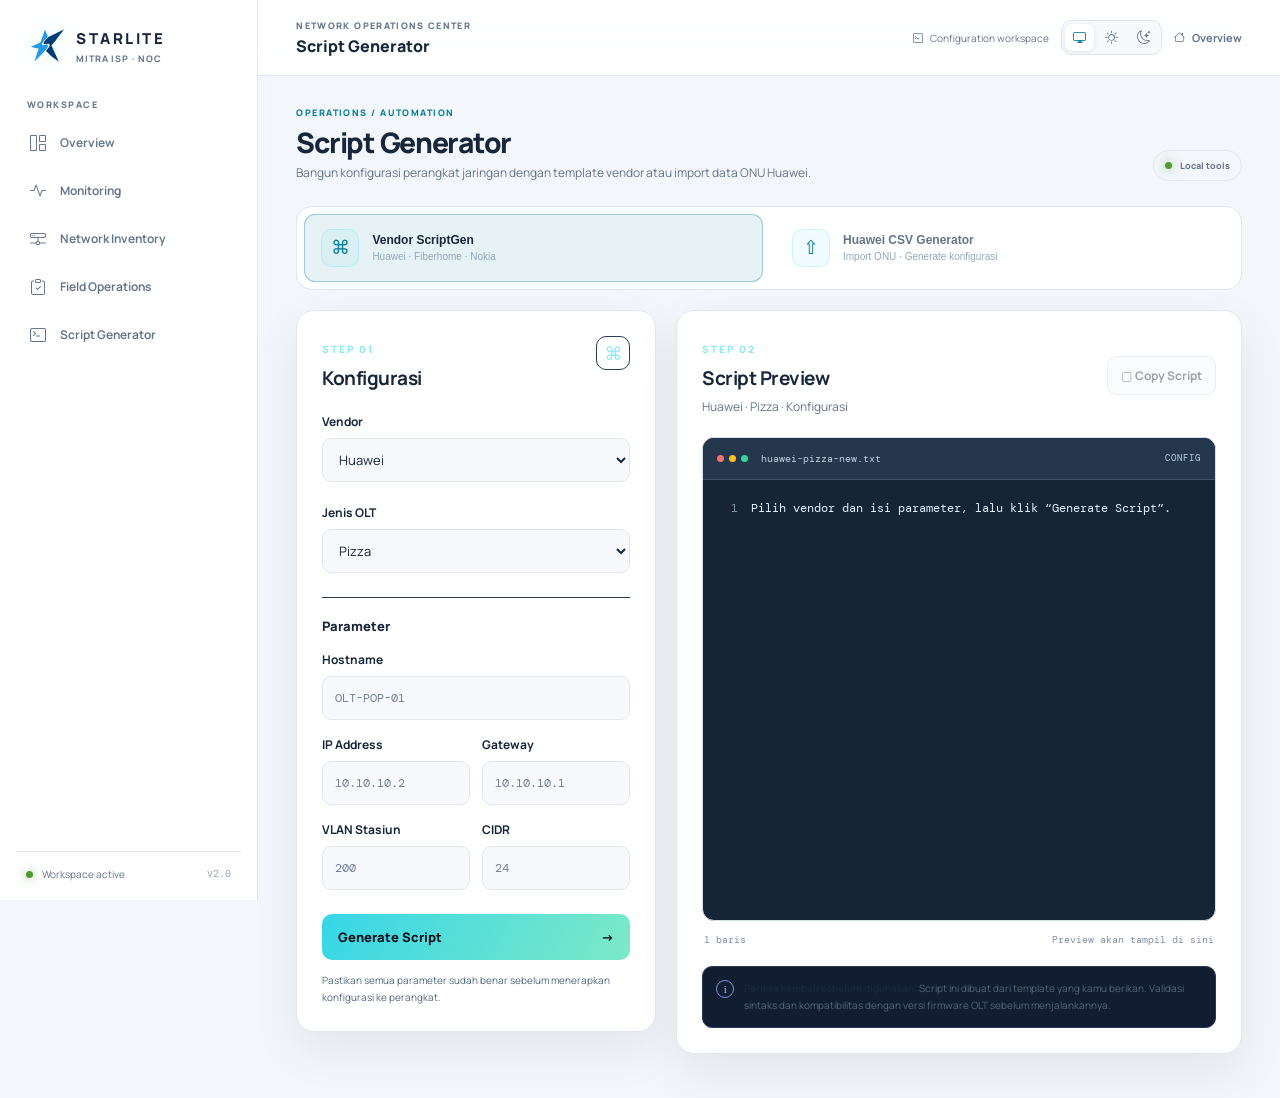
<file: scriptgen/index.html>
<!doctype html>
<html lang="id">
<head>
  <meta charset="utf-8">
  <meta name="viewport" content="width=device-width, initial-scale=1">
  <title>OLT Script Generator</title>
  <link rel="stylesheet" href="/scriptgen/style.css">
  <link rel="stylesheet" href="/css/app-shell.css">
  <link rel="stylesheet" href="https://cdn.jsdelivr.net/npm/bootstrap-icons@1.11.3/font/bootstrap-icons.min.css">
</head>
<body>
  <div class="starlite-app scriptgen-app" data-page="scriptgen">
    <aside class="app-sidebar" id="appSidebar">
      <a class="sidebar-brand" href="/" aria-label="Starlite Overview">
        <img src="/assets/starlite-mark.svg" alt="">
        <span class="brand-copy"><strong>STARLITE</strong><small>MITRA ISP · NOC</small></span>
      </a>
      <button class="sidebar-collapse" type="button" data-sidebar-toggle aria-label="Collapse sidebar" title="Collapse sidebar"><i class="bi bi-layout-sidebar-inset"></i></button>
      <div class="sidebar-caption">WORKSPACE</div>
      <nav class="sidebar-nav" aria-label="Navigasi utama">
        <a class="sidebar-link" href="/" data-nav="overview"><i class="bi bi-grid-1x2"></i><span>Overview</span></a>
        <a class="sidebar-link" href="/monitoring/" data-nav="monitoring"><i class="bi bi-activity"></i><span>Monitoring</span></a>
        <a class="sidebar-link" href="/inventory/" data-nav="inventory"><i class="bi bi-hdd-network"></i><span>Network Inventory</span></a>
        <a class="sidebar-link" href="/operations/" data-nav="operations"><i class="bi bi-clipboard-check"></i><span>Field Operations</span></a>
        <a class="sidebar-link active" href="/scriptgen/" data-nav="scriptgen" aria-current="page"><i class="bi bi-terminal"></i><span>Script Generator</span></a>
      </nav>
      <div class="sidebar-bottom"><span class="system-pulse"></span><span class="sidebar-status">Workspace active</span><span class="sidebar-version">v2.0</span></div>
    </aside>
    <div class="sidebar-backdrop" data-sidebar-close></div>
    <div class="app-main">
      <header class="app-topbar">
        <div class="topbar-leading">
          <button class="mobile-menu-toggle" type="button" data-mobile-menu aria-label="Open navigation"><i class="bi bi-list"></i></button>
          <div><div class="topbar-kicker">NETWORK OPERATIONS CENTER</div><div class="topbar-title">Script Generator</div></div>
        </div>
        <div class="topbar-actions">
          <span class="topbar-date-label"><i class="bi bi-terminal"></i> Configuration workspace</span>
          <div class="theme-control" role="group" aria-label="Theme preference">
            <button type="button" data-theme-choice="system" aria-label="Use system theme" title="System"><i class="bi bi-display"></i></button>
            <button type="button" data-theme-choice="light" aria-label="Use light theme" title="Light"><i class="bi bi-sun"></i></button>
            <button type="button" data-theme-choice="dark" aria-label="Use dark theme" title="Dark"><i class="bi bi-moon-stars"></i></button>
          </div>
          <a class="topbar-home-link" href="/"><i class="bi bi-house"></i><span>Overview</span></a>
        </div>
      </header>
      <main class="app-content scriptgen-content">
        <div class="page-intro"><div><div class="page-eyebrow">OPERATIONS / AUTOMATION</div><h1>Script Generator</h1><p>Bangun konfigurasi perangkat jaringan dengan template vendor atau import data ONU Huawei.</p></div><span class="page-live"><i></i> Local tools</span></div>
      <section class="tool-switcher" aria-label="Pilih jenis generator">
        <button class="tool-tab active" type="button" data-tool="vendor-tool" aria-selected="true">
          <span class="tool-tab-icon">⌘</span><span><strong>Vendor ScriptGen</strong><small>Huawei · Fiberhome · Nokia</small></span>
        </button>
        <button class="tool-tab" type="button" data-tool="csv-tool" aria-selected="false">
          <span class="tool-tab-icon">⇧</span><span><strong>Huawei CSV Generator</strong><small>Import ONU · Generate konfigurasi</small></span>
        </button>
      </section>

      <section id="vendor-tool" class="tool-panel active">
      <section class="workspace">
        <aside class="panel config-panel">
          <div class="panel-heading">
            <div>
              <span class="step-label">STEP 01</span>
              <h2>Konfigurasi</h2>
            </div>
            <span class="heading-icon">⌘</span>
          </div>

          <label class="field-label" for="vendor">Vendor</label>
          <select id="vendor">
            <option value="huawei">Huawei</option>
            <option value="fiberhome">Fiberhome</option>
            <option value="nokia">Nokia</option>
          </select>

          <label class="field-label" for="model">Jenis OLT</label>
          <select id="model">
            <option value="pizza">Pizza</option>
            <option value="chassis">Chassis — Coming Soon</option>
          </select>

          <div id="mode-wrap">
            <label class="field-label" for="mode">Jenis konfigurasi</label>
            <select id="mode">
              <option value="new">Konfigurasi baru</option>
              <option value="change-ip">Ganti IP</option>
            </select>
          </div>

          <div class="section-rule"></div>
          <div class="section-title">Parameter</div>
          <div id="fields" class="fields"></div>

          <div id="notice" class="notice" role="status"></div>
          <button id="generate" class="primary-button" type="button">
            <span>Generate Script</span><span aria-hidden="true">→</span>
          </button>
          <p class="panel-footnote">Pastikan semua parameter sudah benar sebelum menerapkan konfigurasi ke perangkat.</p>
        </aside>

        <section class="panel preview-panel">
          <div class="preview-heading">
            <div>
              <span class="step-label">STEP 02</span>
              <h2>Script Preview</h2>
              <p id="preview-description">Huawei · Pizza</p>
            </div>
            <button id="copy" class="secondary-button" type="button" disabled>
              <span aria-hidden="true">▢</span> Copy Script
            </button>
          </div>

          <div class="terminal">
            <div class="terminal-bar">
              <div class="window-dots"><i></i><i></i><i></i></div>
              <span id="terminal-title">olt-config.txt</span>
              <span class="terminal-language">CONFIG</span>
            </div>
            <div class="code-wrap">
              <div id="line-numbers" class="line-numbers" aria-hidden="true">1</div>
              <pre id="output" aria-live="polite">Pilih vendor dan isi parameter, lalu klik “Generate Script”.</pre>
            </div>
          </div>
          <div class="preview-footer">
            <span id="line-count">0 baris</span>
            <span id="copy-status" aria-live="polite">Preview akan tampil di sini</span>
          </div>
          <div class="tip"><span class="tip-icon">i</span><p><strong>Periksa kembali sebelum digunakan.</strong> Script ini dibuat dari template yang kamu berikan. Validasi sintaks dan kompatibilitas dengan versi firmware OLT sebelum menjalankannya.</p></div>
        </section>
      </section>
      </section>

      <section id="csv-tool" class="tool-panel" hidden>
        <section class="csv-workspace">
          <div class="panel config-panel csv-config">
            <div class="panel-heading">
              <div><span class="step-label">HUAWEI / CSV IMPORT</span><h2>ONU Configuration Builder</h2></div>
              <span class="heading-icon">⇧</span>
            </div>
            <p class="csv-description">Upload CSV migrasi pelanggan untuk membaca data ONU dan membangun script konfigurasi per blok: ONT ADD, SERVICE, WAN, lalu SERVICE-PORT.</p>
            <form id="generatorForm" class="csv-form">
              <label class="field-label" for="hostname">Hostname / Nama File</label>
              <input type="text" id="hostname" required placeholder="Contoh: OLT-KOTA-A">
              <label class="field-label" for="oltAsal">Jenis OLT Asal</label>
              <select id="oltAsal">
                <option value="pizza">Pizza</option>
                <option value="chassis">Chasis</option>
              </select>
              <div id="slotTujuanWrap">
                <label class="field-label" for="slotTujuan">Card Tujuan (Slot)</label>
                <input type="text" id="slotTujuan" placeholder="Contoh: 1" inputmode="numeric">
                <small class="csv-hint">Wajib diisi untuk OLT Pizza. Untuk Chasis, card dibaca dari kolom Card CSV.</small>
              </div>
              <label class="field-label" for="vlanStasiun">VLAN PPPoE / VLAN Stasiun</label>
              <input type="text" id="vlanStasiun" required placeholder="Contoh: 1360" inputmode="numeric">
              <label class="field-label" for="enableVlanTranslation">VLAN Translation</label>
              <label class="csv-toggle" for="enableVlanTranslation">
                <input type="checkbox" id="enableVlanTranslation">
                <span>Aktifkan translasi VLAN INET ke VLAN Stasiun</span>
              </label>
              <small class="csv-hint">Jika aktif, generator otomatis mendeteksi VLAN INET dan PON dari CSV. Hanya port dengan VLAN INET berbeda dari VLAN Stasiun yang dibuatkan perintah service-port modify-vlan.</small>
              <label class="field-label" for="csvFile">File CSV Migrasi Pelanggan</label>
              <input type="file" id="csvFile" accept=".csv,text/csv" required>
              <small class="csv-hint">Format CSV: User PPOE, Password PPOE, Card, PON, SN, VLAN INET, VLAN TR, dan ONT Description. VLAN PPPoE diisi pada parameter VLAN Stasiun. Untuk Pizza, card tujuan diisi manual; untuk Chasis, card diambil dari CSV. PON dikonversi menjadi port (PON 1 → port 0), ONU ID dibuat otomatis mulai 0 pada setiap PON.</small>
              <button type="button" id="previewBtn" class="primary-button"><span>Analisis File & Preview</span><span>→</span></button>
            </form>
            <div id="csvNotice" class="notice" role="alert"></div>
          </div>

          <div class="panel preview-panel csv-preview">
            <div class="preview-heading">
              <div><span class="step-label">STEP 02</span><h2>ONU Summary</h2><p>Validasi hasil parsing sebelum generate script.</p></div>
              <span class="csv-status"><i></i> CSV PARSER</span>
            </div>
            <div id="summaryBox" class="csv-summary" hidden>
              <div class="summary-topline"><span>HASIL ANALISIS</span><span id="csvFileName">CSV IMPORT</span></div>
              <div id="summaryText" class="summary-metrics"></div>
              <button type="button" id="generateBtn" class="primary-button"><span>Generate & Download Script</span><span>↓</span></button>
            </div>
            <div id="csvEmptyState" class="csv-empty">
              <span class="empty-icon">⇧</span><strong>Belum ada data ONU</strong>
              <p>Lengkapi parameter dan upload CSV Huawei, kemudian jalankan analisis untuk melihat ringkasan ONU.</p>
            </div>
            <div class="tip"><span class="tip-icon">i</span><p><strong>Catatan operasional.</strong> Periksa kembali slot, VLAN, SN, dan alias ONU. Validasi hasil script serta kompatibilitas firmware sebelum diterapkan ke OLT produksi.</p></div>
          </div>
        </section>
      </section>
      </main>
    </div>
  </div>
  <script src="/scriptgen/script.js"></script>
  <script src="/scriptgen/hwi-generator.js"></script>
  <script>
// ScriptGen tool switcher
document.querySelectorAll(".tool-tab").forEach((tab) => {
  tab.addEventListener("click", () => {
    const target = tab.dataset.tool;
    document.querySelectorAll(".tool-tab").forEach((item) => {
      const active = item === tab;
      item.classList.toggle("active", active);
      item.setAttribute("aria-selected", String(active));
    });
    document.querySelectorAll(".tool-panel").forEach((panel) => {
      const active = panel.id === target;
      panel.classList.toggle("active", active);
      panel.hidden = !active;
    });
  });
});
</script>
  <script src="/js/app-shell.js"></script>
</body>
</html>
</file>
<file: scriptgen/style.css>
@import url('https://fonts.googleapis.com/css2?family=DM+Mono:wght@400;500&family=Manrope:wght@400;500;600;700;800&display=swap');

:root {
  color-scheme: dark;
  --bg: #08111f;
  --panel: #101d2e;
  --panel-2: #14243a;
  --border: #29415a;
  --muted: #91a7bd;
  --text: #e8f2ff;
  --accent: #36d6e7;
  --accent-2: #8cebf0;
  --green: #b6f36a;
  --danger: #fca5a5;
}
* { box-sizing: border-box; }
body {
  margin: 0; background: radial-gradient(ellipse at 12% 0%, rgba(31,120,160,.20), transparent 34rem), radial-gradient(ellipse at 92% 8%, rgba(78,111,205,.16), transparent 30rem), var(--bg);
  color: var(--text); font-family: Manrope, system-ui, sans-serif; min-height: 100vh;
}
.app-shell { max-width: 1440px; margin: 0 auto; padding: 0 34px; }
.topbar { height: 82px; display: flex; align-items: center; justify-content: space-between; border-bottom: 1px solid rgba(148,163,184,.16); }
.brand { display: flex; gap: 12px; align-items: center; text-decoration: none; color: inherit; }
.brand-mark { display: grid; place-items: center; width: 42px; height: 42px; border-radius: 12px; background: linear-gradient(135deg, #36d6e7, #83f0d0); color: #06131e; font-weight: 800; font-size: 13px; letter-spacing: -.5px; }
.brand strong, .brand small { display: block; }
.main-nav { display: flex; align-items: center; gap: 7px; margin-left: auto; margin-right: 22px; }
.nav-link { display: inline-flex; align-items: center; gap: 8px; color: #aab6cd; text-decoration: none; padding: 10px 13px; border: 1px solid transparent; border-radius: 9px; font-size: 12px; font-weight: 700; transition: color .15s, background .15s, border-color .15s; }
.nav-link:hover { color: var(--text); background: #17213a; border-color: #2b3854; }
.nav-link.active { color: #dce5ff; background: rgba(54,214,231,.12); border-color: rgba(54,214,231,.35); }
.nav-link span { font-size: 15px; }
.brand strong { font-size: 14px; letter-spacing: -.2px; }
.brand small { color: var(--muted); font-size: 11px; margin-top: 3px; }
.topbar-tag { color: #cbd5e1; font-size: 11px; border: 1px solid var(--border); border-radius: 999px; padding: 8px 11px; display: flex; align-items: center; gap: 8px; }
.status-dot { width: 7px; height: 7px; border-radius: 50%; background: var(--green); box-shadow: 0 0 10px #6ee7b755; }
.intro { padding: 48px 0 32px; max-width: 760px; }
.eyebrow, .step-label { color: var(--accent-2); font-size: 10px; letter-spacing: 1.8px; font-weight: 800; }
h1 { font-size: clamp(30px, 4vw, 46px); letter-spacing: -1.8px; line-height: 1.12; margin: 13px 0 12px; }
.intro p { max-width: 660px; color: #aab6cd; line-height: 1.8; font-size: 14px; margin: 0; }
.workspace { display: grid; grid-template-columns: minmax(280px, 360px) minmax(0, 1fr); gap: 20px; align-items: start; }
.panel { border: 1px solid var(--border); background: rgba(17,24,43,.92); border-radius: 18px; overflow: hidden; box-shadow: 0 18px 50px #00000012; }
.config-panel { padding: 25px; }
.panel-heading, .preview-heading { display: flex; justify-content: space-between; align-items: flex-start; gap: 16px; }
.panel h2 { margin: 7px 0 0; font-size: 19px; letter-spacing: -.5px; }
.heading-icon { width: 34px; height: 34px; display: grid; place-items: center; border: 1px solid var(--border); border-radius: 10px; color: var(--accent-2); font-size: 18px; }
.field-label { display: block; margin: 22px 0 8px; color: #c8d2e5; font-size: 12px; font-weight: 700; }
select, input { width: 100%; min-height: 44px; border-radius: 9px; border: 1px solid #34415d; background: #0c1324; color: var(--text); padding: 0 12px; font: inherit; font-size: 13px; outline: none; }
select:focus, input:focus { border-color: var(--accent); box-shadow: 0 0 0 3px #7c9cff20; }
select option { background: #11182b; }
.section-rule { height: 1px; background: var(--border); margin: 24px 0 19px; }
.section-title { color: #e4eaff; font-size: 13px; font-weight: 800; }
.fields { display: grid; grid-template-columns: 1fr 1fr; column-gap: 12px; }
.fields .field { min-width: 0; }
.fields .field.full { grid-column: 1 / -1; }
.fields .field-label { margin-top: 16px; }
.fields input { font-family: 'DM Mono', monospace; font-size: 12px; }
.primary-button { margin-top: 24px; display: flex; justify-content: space-between; align-items: center; width: 100%; border: 0; border-radius: 10px; padding: 14px 16px; color: #06131e; background: linear-gradient(120deg, #36d6e7, #7de9c7); font: inherit; font-size: 13px; font-weight: 800; cursor: pointer; transition: transform .15s, filter .15s; }
.primary-button:hover { filter: brightness(1.07); transform: translateY(-1px); }
.primary-button:active { transform: translateY(0); }
.panel-footnote { font-size: 10px; color: #8190aa; line-height: 1.7; margin: 12px 0 0; }
.notice { margin-top: 12px; color: var(--danger); font-size: 11px; line-height: 1.5; }
.notice:empty { display: none; }
.preview-panel { padding: 25px; min-width: 0; }
.preview-heading { align-items: center; margin-bottom: 22px; }
.preview-heading p { color: var(--muted); font-size: 12px; margin: 7px 0 0; }
.secondary-button { flex: 0 0 auto; border: 1px solid #3a4867; border-radius: 9px; padding: 10px 13px; background: #17213a; color: #e6ecff; font: inherit; font-size: 12px; font-weight: 700; cursor: pointer; }
.secondary-button:hover:not(:disabled) { border-color: var(--accent); background: #202d4c; }
.secondary-button:disabled { opacity: .42; cursor: not-allowed; }
.terminal { background: #080d18; border: 1px solid #263149; border-radius: 12px; overflow: hidden; }
.terminal-bar { height: 42px; padding: 0 14px; display: flex; align-items: center; gap: 13px; border-bottom: 1px solid #1c263a; color: #8391aa; font-size: 10px; font-family: 'DM Mono', monospace; }
.window-dots { display: flex; gap: 5px; }
.window-dots i { display: block; width: 7px; height: 7px; border-radius: 50%; background: #f87171; }
.window-dots i:nth-child(2) { background: #fbbf24; }
.window-dots i:nth-child(3) { background: #34d399; }
.terminal-language { margin-left: auto; color: #8198d9; font-size: 9px; letter-spacing: 1px; }
.code-wrap { display: flex; max-height: 670px; min-height: 440px; overflow: auto; padding: 18px 0 22px; }
.line-numbers { flex: 0 0 48px; padding: 0 13px 0 0; text-align: right; white-space: pre; color: #46536d; font: 12px/1.8 'DM Mono', monospace; user-select: none; }
pre { margin: 0; padding: 0 22px 0 0; min-width: max-content; color: #d5e1f8; font: 12px/1.8 'DM Mono', Consolas, monospace; white-space: pre; tab-size: 4; }
.preview-footer { display: flex; justify-content: space-between; gap: 12px; color: #8290a9; font: 10px 'DM Mono', monospace; padding: 12px 2px 0; }
.tip { display: flex; align-items: flex-start; gap: 10px; padding: 13px; border: 1px solid #2b3854; border-radius: 10px; margin-top: 20px; background: #131d32; }
.tip-icon { flex: 0 0 18px; width: 18px; height: 18px; border: 1px solid #7e96d8; color: #a7bbff; border-radius: 50%; display: grid; place-items: center; font: 11px Georgia, serif; }
.tip p { margin: 0; color: #9eacc4; font-size: 10px; line-height: 1.7; }
.tip strong { color: #dce5ff; }
footer { display: flex; justify-content: center; gap: 8px; padding: 30px 0 24px; color: #71809b; font-size: 10px; }
footer span { color: #52668f; }
@media (max-width: 900px) {
  .app-shell { padding: 0 20px; }
  .workspace { grid-template-columns: 1fr; }
  .config-panel { order: 1; }
  .preview-panel { order: 2; }
  .code-wrap { min-height: 360px; max-height: 560px; }
}
@media (max-width: 520px) {
  .app-shell { padding: 0 13px; }
  .topbar { height: auto; min-height: 70px; flex-wrap: wrap; gap: 10px; padding: 12px 0; }
  .main-nav { order: 3; width: 100%; margin: 0; }
  .nav-link { flex: 1; justify-content: center; padding: 10px 8px; }
  .topbar-tag { font-size: 10px; }
  .intro { padding: 35px 0 25px; }
  .intro p { font-size: 12px; }
  .config-panel, .preview-panel { padding: 18px; border-radius: 14px; }
  .fields { grid-template-columns: 1fr; }
  .fields .field.full { grid-column: auto; }
  .preview-heading { align-items: flex-start; flex-direction: column; }
  .secondary-button { width: 100%; }
  pre { font-size: 11px; }
  .line-numbers { flex-basis: 37px; font-size: 11px; padding-right: 9px; }
  .preview-footer { flex-direction: column; }
}


/* ===== Unified ScriptGen workspace ===== */
.tool-switcher{display:grid;grid-template-columns:repeat(2,minmax(0,1fr));gap:12px;margin:0 0 20px;padding:7px;border:1px solid rgba(148,180,210,.16);border-radius:16px;background:rgba(8,17,31,.72)}
.tool-tab{display:flex;align-items:center;gap:13px;text-align:left;padding:14px 16px;border:1px solid transparent;border-radius:11px;background:transparent;color:var(--muted);cursor:pointer;transition:.2s ease}
.tool-tab:hover{background:rgba(255,255,255,.035);color:var(--text)}
.tool-tab.active{color:var(--text);border-color:rgba(54,214,231,.32);background:linear-gradient(120deg,rgba(54,214,231,.13),rgba(125,233,199,.06));box-shadow:inset 0 1px rgba(255,255,255,.04)}
.tool-tab-icon{display:grid;place-items:center;flex:0 0 38px;width:38px;height:38px;border:1px solid rgba(54,214,231,.22);border-radius:10px;color:var(--accent);font-size:19px;background:rgba(54,214,231,.07)}
.tool-tab strong,.tool-tab small{display:block}
.tool-tab strong{font-size:12px;font-weight:800}
.tool-tab small{margin-top:4px;color:var(--muted);font-size:10px}
.tool-panel[hidden]{display:none!important}
.csv-workspace{display:grid;grid-template-columns:minmax(280px,360px) minmax(0,1fr);gap:20px;align-items:start}
.csv-config,.csv-preview{min-width:0}
.csv-description{margin:16px 0 4px;color:var(--muted);font-size:12px;line-height:1.8}
.csv-form{display:flex;flex-direction:column}
.csv-form .field-label{margin:18px 0 8px}
.csv-form input{width:100%;min-height:44px;padding:0 12px;border:1px solid #34415d;border-radius:9px;background:#0c1324;color:var(--text);font:inherit;font-size:12px;outline:none}
.csv-form input:focus{border-color:var(--accent);box-shadow:0 0 0 3px #36d6e71f}
.csv-form input[type=file]{height:auto;padding:9px;border-style:dashed;color:#aab6cd}
.csv-form input[type=file]::file-selector-button{margin-right:10px;padding:7px 10px;border:0;border-radius:7px;background:rgba(54,214,231,.13);color:#9deaf0;font:inherit;font-size:11px;font-weight:800;cursor:pointer}
.csv-hint{margin-top:10px;color:#8190aa;font-size:10px;line-height:1.7}
.csv-form .primary-button{margin-top:20px}
.csv-status{display:inline-flex;align-items:center;gap:8px;padding:8px 10px;border:1px solid var(--border);border-radius:999px;color:#aab6cd;font:700 9px 'DM Mono',monospace;letter-spacing:.8px}
.csv-status i{width:7px;height:7px;border-radius:50%;background:var(--green);box-shadow:0 0 10px #b6f36a77}
.csv-summary{padding:18px;border:1px solid rgba(54,214,231,.25);border-radius:13px;background:linear-gradient(145deg,rgba(54,214,231,.09),rgba(17,29,46,.55))}
.csv-summary[hidden]{display:none!important}
.summary-topline{display:flex;justify-content:space-between;gap:12px;color:#8cebf0;font:800 9px 'DM Mono',monospace;letter-spacing:1px}
.summary-topline span:last-child{color:#8190aa;overflow-wrap:anywhere;text-align:right}
.summary-metrics{display:grid;grid-template-columns:repeat(2,minmax(0,1fr));gap:10px;margin:18px 0}
.metric-card{padding:14px;border:1px solid rgba(148,180,210,.14);border-radius:10px;background:rgba(7,17,30,.55)}
.metric-card span{display:block;color:var(--muted);font-size:10px}
.metric-card strong{display:block;margin-top:7px;color:#e8f2ff;font:700 23px 'DM Mono',monospace}
.metric-card.online strong{color:var(--green)}
.metric-card.offline strong{color:#fca5a5}
.csv-summary .primary-button{margin-top:6px}
.csv-empty{min-height:250px;display:flex;flex-direction:column;align-items:center;justify-content:center;text-align:center;padding:28px;color:var(--muted)}
.csv-empty[hidden]{display:none!important}
.empty-icon{display:grid;place-items:center;width:54px;height:54px;margin-bottom:15px;border:1px dashed #3b5870;border-radius:16px;color:var(--accent);font-size:25px;background:rgba(54,214,231,.05)}
.csv-empty strong{color:#dceafa;font-size:13px}
.csv-empty p{max-width:330px;margin:8px 0 0;font-size:11px;line-height:1.8}
.csv-preview .tip{margin-top:20px}
@media(max-width:900px){.csv-workspace{grid-template-columns:1fr}}
@media(max-width:560px){.tool-switcher{grid-template-columns:1fr}.tool-tab{padding:12px}.summary-metrics{grid-template-columns:1fr 1fr}.summary-topline{font-size:8px}}
</file>
<file: css/app-shell.css>
/* Starlite shared application shell — v2 */
:root{--st-bg:#08111f;--st-panel:#101d2e;--st-panel-2:#14243a;--st-line:rgba(148,180,210,.16);--st-text:#e8f2ff;--st-muted:#91a7bd;--st-cyan:#36d6e7;--st-green:#b6f36a;--st-sidebar:rgba(8,18,32,.97);--st-topbar:rgba(10,23,39,.86);--st-shadow:0 16px 42px rgba(0,0,0,.18);color-scheme:dark}
html[data-theme="light"]{--st-bg:#f3f6fa;--st-panel:#fff;--st-panel-2:#f7f9fc;--st-line:#e0e7ef;--st-text:#17263a;--st-muted:#64748b;--st-cyan:#087e9b;--st-green:#4d9b31;--st-sidebar:#fff;--st-topbar:rgba(255,255,255,.9);--st-shadow:0 12px 30px rgba(25,45,70,.07);color-scheme:light}
*{box-sizing:border-box}
body{margin:0;min-height:100vh;background:var(--st-bg);color:var(--st-text);font-family:Inter,Manrope,system-ui,-apple-system,"Segoe UI",sans-serif}
.starlite-app{--sidebar-width:258px;min-height:100vh;background:var(--st-bg);color:var(--st-text)}
.app-sidebar{position:fixed;inset:0 auto 0 0;z-index:1040;width:var(--sidebar-width);display:flex;flex-direction:column;padding:22px 16px 16px;background:var(--st-sidebar);border-right:1px solid var(--st-line);transition:width .22s ease,transform .22s ease;backdrop-filter:blur(18px)}
.sidebar-brand{display:flex;align-items:center;gap:12px;min-height:48px;padding:0 9px;color:var(--st-text);text-decoration:none}
.sidebar-brand img{width:39px;height:39px;object-fit:contain;filter:drop-shadow(0 0 10px rgba(54,214,231,.18))}
.brand-copy strong,.brand-copy small{display:block}.brand-copy strong{font-size:15px;letter-spacing:.17em;font-weight:900}.brand-copy small{margin-top:3px;color:var(--st-muted);font-size:9px;letter-spacing:.1em;font-weight:750}
.sidebar-collapse{position:absolute;top:27px;right:12px;width:28px;height:28px;border:1px solid var(--st-line);border-radius:8px;background:var(--st-panel-2);color:var(--st-muted);opacity:0;transition:.2s}
.app-sidebar:hover .sidebar-collapse{opacity:1}
.sidebar-caption{padding:28px 11px 10px;color:var(--st-muted);font-size:9px;font-weight:800;letter-spacing:.16em}
.sidebar-caption-spaced{padding-top:26px}
.sidebar-nav{display:grid;gap:5px}
.sidebar-link{position:relative;display:flex;align-items:center;gap:13px;min-height:43px;padding:0 12px;border:1px solid transparent;border-radius:10px;color:var(--st-muted);font-size:12px;font-weight:650;text-decoration:none;transition:background .18s,border-color .18s,color .18s;white-space:nowrap}
.sidebar-link>i:first-child{width:18px;text-align:center;font-size:16px}
.sidebar-link:hover{color:var(--st-text);background:var(--st-panel-2)}
.sidebar-link.active{color:var(--st-cyan);background:color-mix(in srgb,var(--st-cyan) 11%,transparent);border-color:color-mix(in srgb,var(--st-cyan) 22%,transparent)}
.sidebar-link.active:before{position:absolute;left:-17px;top:9px;bottom:9px;width:3px;border-radius:0 4px 4px 0;background:var(--st-cyan);content:""}
.nav-external{margin-left:auto;font-size:10px;opacity:.55}
.sidebar-bottom{display:flex;align-items:center;gap:9px;margin-top:auto;padding:15px 10px 3px;border-top:1px solid var(--st-line);color:var(--st-muted);font-size:10px}
.system-pulse,.page-live i{width:7px;height:7px;display:inline-block;border-radius:50%;background:var(--st-green);box-shadow:0 0 11px color-mix(in srgb,var(--st-green) 65%,transparent)}
.sidebar-version{margin-left:auto;font-family:monospace;opacity:.65}
.app-main{min-height:100vh;margin-left:var(--sidebar-width);transition:margin-left .22s ease}
.app-topbar{position:sticky;top:0;z-index:1020;min-height:76px;display:flex;align-items:center;justify-content:space-between;gap:18px;padding:12px clamp(18px,3vw,42px);background:var(--st-topbar);border-bottom:1px solid var(--st-line);backdrop-filter:blur(18px)}
.topbar-leading,.topbar-actions,.topbar-user{display:flex;align-items:center;gap:12px}
.topbar-kicker{color:var(--st-muted);font-size:9px;font-weight:800;letter-spacing:.15em}
.topbar-title{margin-top:3px;color:var(--st-text);font-size:16px;font-weight:800}
.topbar-date-label{color:var(--st-muted);font-size:10px;white-space:nowrap}
.topbar-date-label i{margin-right:5px}
.theme-control{display:flex;gap:3px;padding:3px;border:1px solid var(--st-line);border-radius:10px;background:var(--st-panel-2)}
.theme-control button{display:grid;place-items:center;width:29px;height:27px;border:0;border-radius:7px;background:transparent;color:var(--st-muted)}
.theme-control button.active{background:var(--st-panel);color:var(--st-cyan);box-shadow:0 1px 4px rgba(0,0,0,.1)}
.topbar-user{max-width:220px;color:var(--st-muted);font-size:11px}
.user-avatar{display:grid;place-items:center;width:31px;height:31px;border:1px solid var(--st-line);border-radius:50%;background:var(--st-panel-2);color:var(--st-cyan)}
.user-email{max-width:165px;overflow:hidden;text-overflow:ellipsis;white-space:nowrap}
.topbar-logout{border-color:var(--st-line)!important;color:var(--st-muted)!important}
.topbar-home-link{display:flex;align-items:center;gap:7px;color:var(--st-muted);font-size:11px;font-weight:700;text-decoration:none}
.topbar-home-link:hover{color:var(--st-cyan)}
.mobile-menu-toggle{display:none;width:36px;height:36px;border:1px solid var(--st-line);border-radius:9px;background:var(--st-panel-2);color:var(--st-text);font-size:19px}
.app-content{width:min(100%,1600px);margin:0 auto;padding:30px clamp(18px,3vw,42px) 44px}
.page-intro{display:flex;align-items:flex-end;justify-content:space-between;gap:20px;margin-bottom:25px}
.page-eyebrow{color:var(--st-cyan);font-size:9px;font-weight:850;letter-spacing:.16em;text-transform:uppercase}
.page-intro h1{margin:8px 0 5px;color:var(--st-text);font-size:clamp(23px,2.2vw,30px);font-weight:850;letter-spacing:-.045em}
.page-intro p{margin:0;color:var(--st-muted);font-size:12px}
.page-live{display:inline-flex;align-items:center;gap:8px;padding:8px 11px;border:1px solid var(--st-line);border-radius:999px;color:var(--st-muted);font-size:9px;font-weight:750;white-space:nowrap}
.content-section-anchor{height:1px;scroll-margin-top:100px}
#dashboard.starlite-app{display:none;max-width:none;margin:0;padding:0}
#dashboard .app-content>.row{scroll-margin-top:95px}
#dashboard .card{background:var(--st-panel);color:var(--st-text);border:1px solid var(--st-line)!important;box-shadow:var(--st-shadow)}
#dashboard .card h5,#dashboard .card h6{color:var(--st-text)}
#dashboard .table-responsive{border-color:var(--st-line)}
#dashboard .app-content .text-muted{color:var(--st-muted)!important}
#dashboard .app-content .form-control,#dashboard .app-content .form-select{background:var(--st-panel-2);color:var(--st-text);border-color:var(--st-line)}
#dashboard .app-content .list-group-item{background:transparent;color:var(--st-text);border-color:var(--st-line)}
.sidebar-backdrop{display:none}
.starlite-app.is-collapsed{--sidebar-width:78px}
.is-collapsed .app-sidebar{padding-inline:12px}
.is-collapsed .brand-copy,.is-collapsed .sidebar-caption,.is-collapsed .sidebar-link span,.is-collapsed .nav-external,.is-collapsed .sidebar-status,.is-collapsed .sidebar-version{display:none}
.is-collapsed .sidebar-brand{justify-content:center;padding:0}
.is-collapsed .sidebar-brand img{width:37px}
.is-collapsed .sidebar-collapse{opacity:1;right:24px;top:76px}
.is-collapsed .sidebar-link{justify-content:center;padding:0}
.is-collapsed .sidebar-link>i:first-child{font-size:18px}
.is-collapsed .sidebar-link.active:before{left:-13px}
html[data-theme="light"] body{background:var(--st-bg);color:var(--st-text)}
html[data-theme="light"] .starlite-app{background:var(--st-bg);color:var(--st-text)}
html[data-theme="light"] #dashboard .card{background:var(--st-panel);color:var(--st-text)}
html[data-theme="light"] #dashboard .card h5,html[data-theme="light"] #dashboard .card h6{color:var(--st-text)}
html[data-theme="light"] #dashboard .form-control,html[data-theme="light"] #dashboard .form-select{background:#fff!important;color:#17263a!important;border-color:#d6e0ea!important}
html[data-theme="light"] #dashboard #dataTable{--bs-table-bg:#fff;--bs-table-color:#17263a;--bs-table-border-color:#e4eaf1}
html[data-theme="light"] #dashboard #dataTable thead th{background:#edf3f8;color:#34536c}
html[data-theme="light"] #dashboard #dataTable tbody td{background:#fff;color:#24384e}
html[data-theme="light"] #dashboard .modal-content{background:#fff;color:#17263a}
html[data-theme="light"] #dashboard .modal-title{color:#17263a}
html[data-theme="light"] #dashboard .btn-close{filter:none}
html[data-theme="light"] #dashboard .list-group-item{color:#24384e}
html[data-theme="light"] #dashboard .table{--bs-table-color:#17263a;--bs-table-bg:#fff}
html[data-theme="light"] #dashboard .btn-outline-danger{color:#b42318!important;border-color:#f0b4ae!important}
html[data-theme="light"] #dashboard .starlite-brand h4{color:#17263a}
@media(max-width:900px){.app-sidebar{width:78px;padding-inline:12px}.brand-copy,.sidebar-caption,.sidebar-link span,.nav-external,.sidebar-status,.sidebar-version{display:none}.sidebar-brand{justify-content:center;padding:0}.sidebar-link{justify-content:center;padding:0}.sidebar-link.active:before{left:-13px}.app-main{margin-left:78px}.sidebar-collapse{display:none}}
@media(max-width:640px){.app-sidebar{width:270px;transform:translateX(-100%);padding:22px 16px 16px}.app-sidebar.mobile-open{transform:translateX(0)}.app-sidebar.mobile-open .brand-copy,.app-sidebar.mobile-open .sidebar-caption,.app-sidebar.mobile-open .sidebar-link span,.app-sidebar.mobile-open .sidebar-status,.app-sidebar.mobile-open .sidebar-version{display:block}.app-sidebar.mobile-open .sidebar-brand{justify-content:flex-start}.app-sidebar.mobile-open .sidebar-link{justify-content:flex-start;padding:0 12px}.app-main{margin-left:0}.mobile-menu-toggle{display:grid;place-items:center}.sidebar-backdrop.visible{position:fixed;inset:0;z-index:1030;display:block;background:rgba(2,8,18,.55);backdrop-filter:blur(2px)}.app-topbar{min-height:66px;padding:10px 14px}.topbar-date-label,.topbar-user,.topbar-home-link span,.topbar-logout span{display:none}.app-content{padding:23px 15px 35px}.page-intro{align-items:flex-start}.page-live{font-size:8px}.theme-control button{width:26px}.topbar-actions{gap:7px}}
@media(prefers-reduced-motion:reduce){*,*:before,*:after{scroll-behavior:auto!important;transition:none!important}}

/* Adaptive theme bridge for existing ScriptGen components */
.scriptgen-app{background:var(--st-bg);color:var(--st-text)}
.scriptgen-app .app-content{max-width:1600px}
.scriptgen-app .tool-switcher{background:var(--st-panel);border-color:var(--st-line)}
.scriptgen-app .tool-tab{color:var(--st-muted)}
.scriptgen-app .tool-tab.active{color:var(--st-text);background:color-mix(in srgb,var(--st-cyan) 10%,var(--st-panel));border-color:color-mix(in srgb,var(--st-cyan) 34%,transparent)}
.scriptgen-app .tool-tab-icon{color:var(--st-cyan)}
.scriptgen-app .panel{background:var(--st-panel);color:var(--st-text);border-color:var(--st-line)}
.scriptgen-app .panel h2,.scriptgen-app .panel h3,.scriptgen-app .page-intro h1{color:var(--st-text)}
.scriptgen-app .panel p,.scriptgen-app .field-label,.scriptgen-app .csv-description,.scriptgen-app .csv-hint{color:var(--st-muted)}
.scriptgen-app select,.scriptgen-app input:not([type=file]){background:var(--st-panel-2);color:var(--st-text);border-color:var(--st-line)}
.scriptgen-app .terminal{background:#07101c;border-color:#263d55}
.scriptgen-app .terminal-bar{background:#101d2e;border-color:#263d55}
.scriptgen-app .csv-summary{background:color-mix(in srgb,var(--st-cyan) 8%,var(--st-panel));border-color:var(--st-line)}
.scriptgen-app .metric-card{background:var(--st-panel-2);border-color:var(--st-line)}
.scriptgen-app .metric-card strong,.scriptgen-app .csv-empty strong{color:var(--st-text)}
.scriptgen-app .csv-empty p,.scriptgen-app .tip p{color:var(--st-muted)}
.scriptgen-app footer{color:var(--st-muted)}
html[data-theme="light"] .scriptgen-app .terminal{background:#172435;border-color:#d5e0eb}
html[data-theme="light"] .scriptgen-app .terminal-bar{background:#24374c;border-color:#3c5268}
html[data-theme="light"] .scriptgen-app .terminal-language{color:#b8d5e7}
html[data-theme="light"] .scriptgen-app .code-wrap pre{color:#e5f2ff}
html[data-theme="light"] .scriptgen-app .line-numbers{color:#8297ab}
html[data-theme="light"] .scriptgen-app .csv-summary{background:#f2f8fb}
html[data-theme="light"] .scriptgen-app .metric-card strong{color:#17263a}
html[data-theme="light"] .scriptgen-app .csv-empty strong{color:#17263a}
html[data-theme="light"] .scriptgen-app .csv-form input[type=file]{background:#f7fafc;color:#344054}
html[data-theme="light"] .scriptgen-app .csv-form input[type=file]::file-selector-button{background:#e2f3f6;color:#075b70}

/* Legacy dashboard list reset and small responsive refinements */
#dashboard .app-content ul{list-style:none;margin:0;padding:0;overflow:visible;background:transparent}
#dashboard .app-content ul li{float:none}
#dashboard .app-content .list-group{border-radius:10px;overflow:auto}
#dashboard .app-content .card{padding:clamp(14px,1.6vw,22px)!important}
#dashboard .app-content .card .form-control{min-height:40px}
#dashboard .app-content #dataTable{font-size:12px}
#dashboard .app-content #dataTable td,#dashboard .app-content #dataTable th{padding:11px 9px;vertical-align:middle}
@media(max-width:640px){.sidebar-collapse{opacity:1;right:14px}.app-sidebar.mobile-open .sidebar-collapse{display:grid;place-items:center}}

/* Stage 4 operational modules */
.ops-module{margin:8px 0 34px;scroll-margin-top:96px}.module-heading{display:flex;align-items:flex-end;justify-content:space-between;gap:18px;margin:8px 0 18px}.module-heading h2{margin:6px 0 5px;color:var(--st-text);font-size:21px;font-weight:850;letter-spacing:-.035em}.module-heading p{margin:0;color:var(--st-muted);font-size:11px}.module-stamp{padding:7px 10px;border:1px solid var(--st-line);border-radius:999px;color:var(--st-muted);font-size:9px;white-space:nowrap}.ops-kpi{height:100%;min-height:112px;padding:16px;border:1px solid var(--st-line);border-radius:13px;background:var(--st-panel);box-shadow:var(--st-shadow)}.ops-kpi span,.ops-kpi small{display:block;color:var(--st-muted);font-size:10px;font-weight:650}.ops-kpi strong{display:block;margin:10px 0 5px;color:var(--st-text);font-size:27px;line-height:1;font-weight:850}.ops-kpi strong.kpi-good{color:#36b77b}.ops-kpi strong.kpi-bad{color:#ed7078}.ops-table-wrap,.ops-chart-card{padding:17px;border:1px solid var(--st-line);border-radius:14px;background:var(--st-panel);box-shadow:var(--st-shadow)}#popTable{margin:0;--bs-table-bg:transparent;--bs-table-color:var(--st-text);--bs-table-border-color:var(--st-line);font-size:11px}#popTable th{color:var(--st-muted);font-size:9px;letter-spacing:.08em;text-transform:uppercase;white-space:nowrap}.ops-status-up{color:#36b77b;font-weight:800}.ops-status-down{color:#ed7078;font-weight:800}.ops-ip-list{max-width:220px;overflow-wrap:anywhere;color:var(--st-muted);font-family:ui-monospace,monospace;font-size:10px}.ops-chart-card h3{margin:0 0 14px;color:var(--st-text);font-size:13px;font-weight:800}.ops-chart-area{position:relative;height:270px}.ops-data-note{margin:12px 2px 0;color:var(--st-muted);font-size:10px}#network-inventory .form-select,#network-inventory .form-control{min-height:40px}html[data-theme="light"] .ops-kpi,html[data-theme="light"] .ops-table-wrap,html[data-theme="light"] .ops-chart-card{background:#fff}@media(max-width:640px){.module-heading{align-items:flex-start;flex-direction:column}.ops-kpi{min-height:100px;padding:13px}.ops-kpi strong{font-size:23px}.ops-chart-area{height:230px}}


/* Modal theme consistency — dark/light */
#dashboard .modal-content{background:var(--st-panel);color:var(--st-text);border:1px solid var(--st-line);border-radius:16px;box-shadow:0 24px 70px rgba(0,0,0,.38)}
#dashboard .modal-header,#dashboard .modal-footer{background:var(--st-panel);border-color:var(--st-line)}
#dashboard .modal-header .modal-title{color:var(--st-text);font-weight:800}
#dashboard .modal-body{background:var(--st-panel);color:var(--st-text)}
#dashboard .modal-body .form-label{display:block;margin-bottom:7px;color:var(--st-text);font-size:13px;font-weight:650}
#dashboard .modal-body .form-control,#dashboard .modal-body .form-select{min-height:39px;background:var(--st-panel-2)!important;color:var(--st-text)!important;border:1px solid var(--st-line)!important;border-radius:7px}
#dashboard .modal-body textarea.form-control{min-height:64px}
#dashboard .modal-body .form-control::placeholder{color:var(--st-muted)!important;opacity:.85}
#dashboard .modal-body .form-control:focus,#dashboard .modal-body .form-select:focus{border-color:var(--st-cyan)!important;box-shadow:0 0 0 .2rem color-mix(in srgb,var(--st-cyan) 18%,transparent)}
#dashboard .modal-body .form-select option{background:var(--st-panel-2);color:var(--st-text)}
#dashboard .modal-header .btn-close{filter:invert(1) grayscale(1);opacity:.75}
#dashboard .modal-header .btn-close:hover{opacity:1}
#dashboard .modal-footer .btn{font-weight:650}
html[data-theme="light"] #dashboard .modal-content,html[data-theme="light"] #dashboard .modal-header,html[data-theme="light"] #dashboard .modal-body,html[data-theme="light"] #dashboard .modal-footer{background:#fff;color:#17263a}
html[data-theme="light"] #dashboard .modal-header .modal-title,html[data-theme="light"] #dashboard .modal-body .form-label{color:#17263a}
html[data-theme="light"] #dashboard .modal-body .form-control,html[data-theme="light"] #dashboard .modal-body .form-select{background:#f7f9fc!important;color:#17263a!important;border-color:#d6e0ea!important}
html[data-theme="light"] #dashboard .modal-body .form-control::placeholder{color:#64748b!important}
html[data-theme="light"] #dashboard .modal-header .btn-close{filter:none}


/* Inventory table hover: preserve readable contrast in dark theme */
#dashboard #dataTable.table-hover>tbody>tr:hover>*,
#dashboard #dataTable.table-hover>tbody>tr:focus-within>*{
  --bs-table-bg-state: #203750;
  --bs-table-color-state: #f3f8ff;
  background-color:#203750!important;
  color:#f3f8ff!important;
  box-shadow:inset 0 0 0 9999px rgba(32,55,80,.96)!important;
}
#dashboard #dataTable.table-hover>tbody>tr:hover a,
#dashboard #dataTable.table-hover>tbody>tr:hover .text-muted,
#dashboard #dataTable.table-hover>tbody>tr:hover small{color:#f3f8ff!important}
#dashboard #dataTable.table-hover>tbody>tr:hover .badge{color:inherit}
#dashboard #dataTable tbody tr>*{transition:background-color .12s ease,color .12s ease}
html[data-theme="light"] #dashboard #dataTable.table-hover>tbody>tr:hover>*{
  --bs-table-bg-state:#eaf3fa;
  --bs-table-color-state:#17263a;
  background-color:#eaf3fa!important;
  color:#17263a!important;
  box-shadow:inset 0 0 0 9999px rgba(234,243,250,.96)!important;
}
html[data-theme="light"] #dashboard #dataTable.table-hover>tbody>tr:hover a,
html[data-theme="light"] #dashboard #dataTable.table-hover>tbody>tr:hover .text-muted,
html[data-theme="light"] #dashboard #dataTable.table-hover>tbody>tr:hover small{color:#17263a!important}


/* ScriptGen: readable hover, focus and interactive states in both themes */
.scriptgen-app .tool-tab:hover,
.scriptgen-app .tool-tab:focus-visible{color:var(--st-text)!important;background:color-mix(in srgb,var(--st-cyan) 12%,var(--st-panel))!important;border-color:color-mix(in srgb,var(--st-cyan) 28%,var(--st-line))!important}
.scriptgen-app .tool-tab:hover strong,.scriptgen-app .tool-tab:focus-visible strong{color:var(--st-text)!important}
.scriptgen-app .tool-tab:hover small,.scriptgen-app .tool-tab:focus-visible small{color:var(--st-muted)!important}
.scriptgen-app .tool-tab.active{color:var(--st-text)!important}
.scriptgen-app .field-label,.scriptgen-app .section-title,.scriptgen-app .panel h2{color:var(--st-text)!important}
.scriptgen-app .panel-footnote,.scriptgen-app .csv-hint,.scriptgen-app .csv-description,.scriptgen-app .csv-empty p,.scriptgen-app .tip p{color:var(--st-muted)!important}
.scriptgen-app .tip strong,.scriptgen-app .csv-empty strong{color:var(--st-text)!important}
.scriptgen-app select,.scriptgen-app input:not([type=file]){background:var(--st-panel-2)!important;color:var(--st-text)!important;border-color:var(--st-line)!important}
.scriptgen-app select option{background:var(--st-panel-2);color:var(--st-text)}
.scriptgen-app input::placeholder{color:var(--st-muted)!important;opacity:.9}
.scriptgen-app select:hover,.scriptgen-app input:hover{border-color:var(--st-cyan)!important}
.scriptgen-app select:focus,.scriptgen-app input:focus{border-color:var(--st-cyan)!important;box-shadow:0 0 0 .2rem color-mix(in srgb,var(--st-cyan) 18%,transparent)!important}
.scriptgen-app .secondary-button{background:var(--st-panel-2)!important;color:var(--st-text)!important;border-color:var(--st-line)!important}
.scriptgen-app .secondary-button:hover:not(:disabled){background:color-mix(in srgb,var(--st-cyan) 16%,var(--st-panel-2))!important;color:var(--st-text)!important;border-color:var(--st-cyan)!important}
.scriptgen-app .csv-status{color:var(--st-text)!important}
.scriptgen-app .csv-summary .summary-topline{color:var(--st-cyan)!important}
.scriptgen-app .csv-summary .summary-topline span:last-child{color:var(--st-muted)!important}
.scriptgen-app .metric-card span{color:var(--st-muted)!important}
.scriptgen-app .metric-card strong{color:var(--st-text)!important}
.scriptgen-app .csv-form input[type=file]{background:var(--st-panel-2)!important;color:var(--st-text)!important;border-color:var(--st-line)!important}
.scriptgen-app .csv-form input[type=file]::file-selector-button{background:color-mix(in srgb,var(--st-cyan) 16%,var(--st-panel-2))!important;color:var(--st-text)!important}
.scriptgen-app .terminal{background:#07101c;border-color:#263d55}
.scriptgen-app .terminal-bar{background:#101d2e;border-color:#263d55;color:#c2d2e4}
.scriptgen-app .terminal-language{color:#9deaf0}
.scriptgen-app .line-numbers{color:#8ba0b7}
.scriptgen-app .code-wrap pre{color:#e5f2ff}
html[data-theme="light"] .scriptgen-app .tool-tab:hover,
html[data-theme="light"] .scriptgen-app .tool-tab:focus-visible{background:#e8f5f8!important;color:#17263a!important;border-color:#a9dce3!important}
html[data-theme="light"] .scriptgen-app .tool-tab:hover strong,
html[data-theme="light"] .scriptgen-app .tool-tab:focus-visible strong{color:#17263a!important}
html[data-theme="light"] .scriptgen-app .tool-tab:hover small,
html[data-theme="light"] .scriptgen-app .tool-tab:focus-visible small{color:#52677e!important}
html[data-theme="light"] .scriptgen-app .field-label,
html[data-theme="light"] .scriptgen-app .section-title,
html[data-theme="light"] .scriptgen-app .panel h2{color:#17263a!important}
html[data-theme="light"] .scriptgen-app .panel-footnote,
html[data-theme="light"] .scriptgen-app .csv-hint,
html[data-theme="light"] .scriptgen-app .csv-description,
html[data-theme="light"] .scriptgen-app .csv-empty p,
html[data-theme="light"] .scriptgen-app .tip p{color:#52677e!important}
html[data-theme="light"] .scriptgen-app .tip strong,
html[data-theme="light"] .scriptgen-app .csv-empty strong{color:#17263a!important}
html[data-theme="light"] .scriptgen-app .secondary-button{background:#f3f7fb!important;color:#17263a!important;border-color:#cbd8e5!important}
html[data-theme="light"] .scriptgen-app .secondary-button:hover:not(:disabled){background:#e3f2f6!important;color:#123044!important;border-color:#087e9b!important}
html[data-theme="light"] .scriptgen-app .csv-status{color:#344b61!important}
html[data-theme="light"] .scriptgen-app .metric-card strong{color:#17263a!important}


/* Sticky table headers for long POP and inventory lists */
#dashboard #popTable,
#dashboard #dataTable{border-collapse:separate;border-spacing:0}
#dashboard #popTable thead th,
#dashboard #dataTable thead th{
  position:sticky;
  top:76px;
  z-index:1010;
  background:#0b1b2c!important;
  color:#9deaf0!important;
  box-shadow:0 1px 0 rgba(148,180,210,.28);
}
#dashboard #popTable thead,
#dashboard #dataTable thead{position:relative;z-index:1010}
/* Allow page-level sticky positioning instead of trapping it inside a table wrapper */
#dashboard #network-inventory .table-responsive,
#dashboard #pop-management .table-responsive{
  overflow-x:visible;
  overflow-y:visible;
}
html[data-theme="light"] #dashboard #popTable thead th,
html[data-theme="light"] #dashboard #dataTable thead th{
  background:#edf3f8!important;
  color:#34536c!important;
  box-shadow:0 1px 0 #d5e0eb;
}
@media(max-width:900px){
  #dashboard #network-inventory .table-responsive,
  #dashboard #pop-management .table-responsive{overflow-x:auto;overflow-y:visible}
  #dashboard #popTable thead th,
  #dashboard #dataTable thead th{top:66px}
}
</file>
